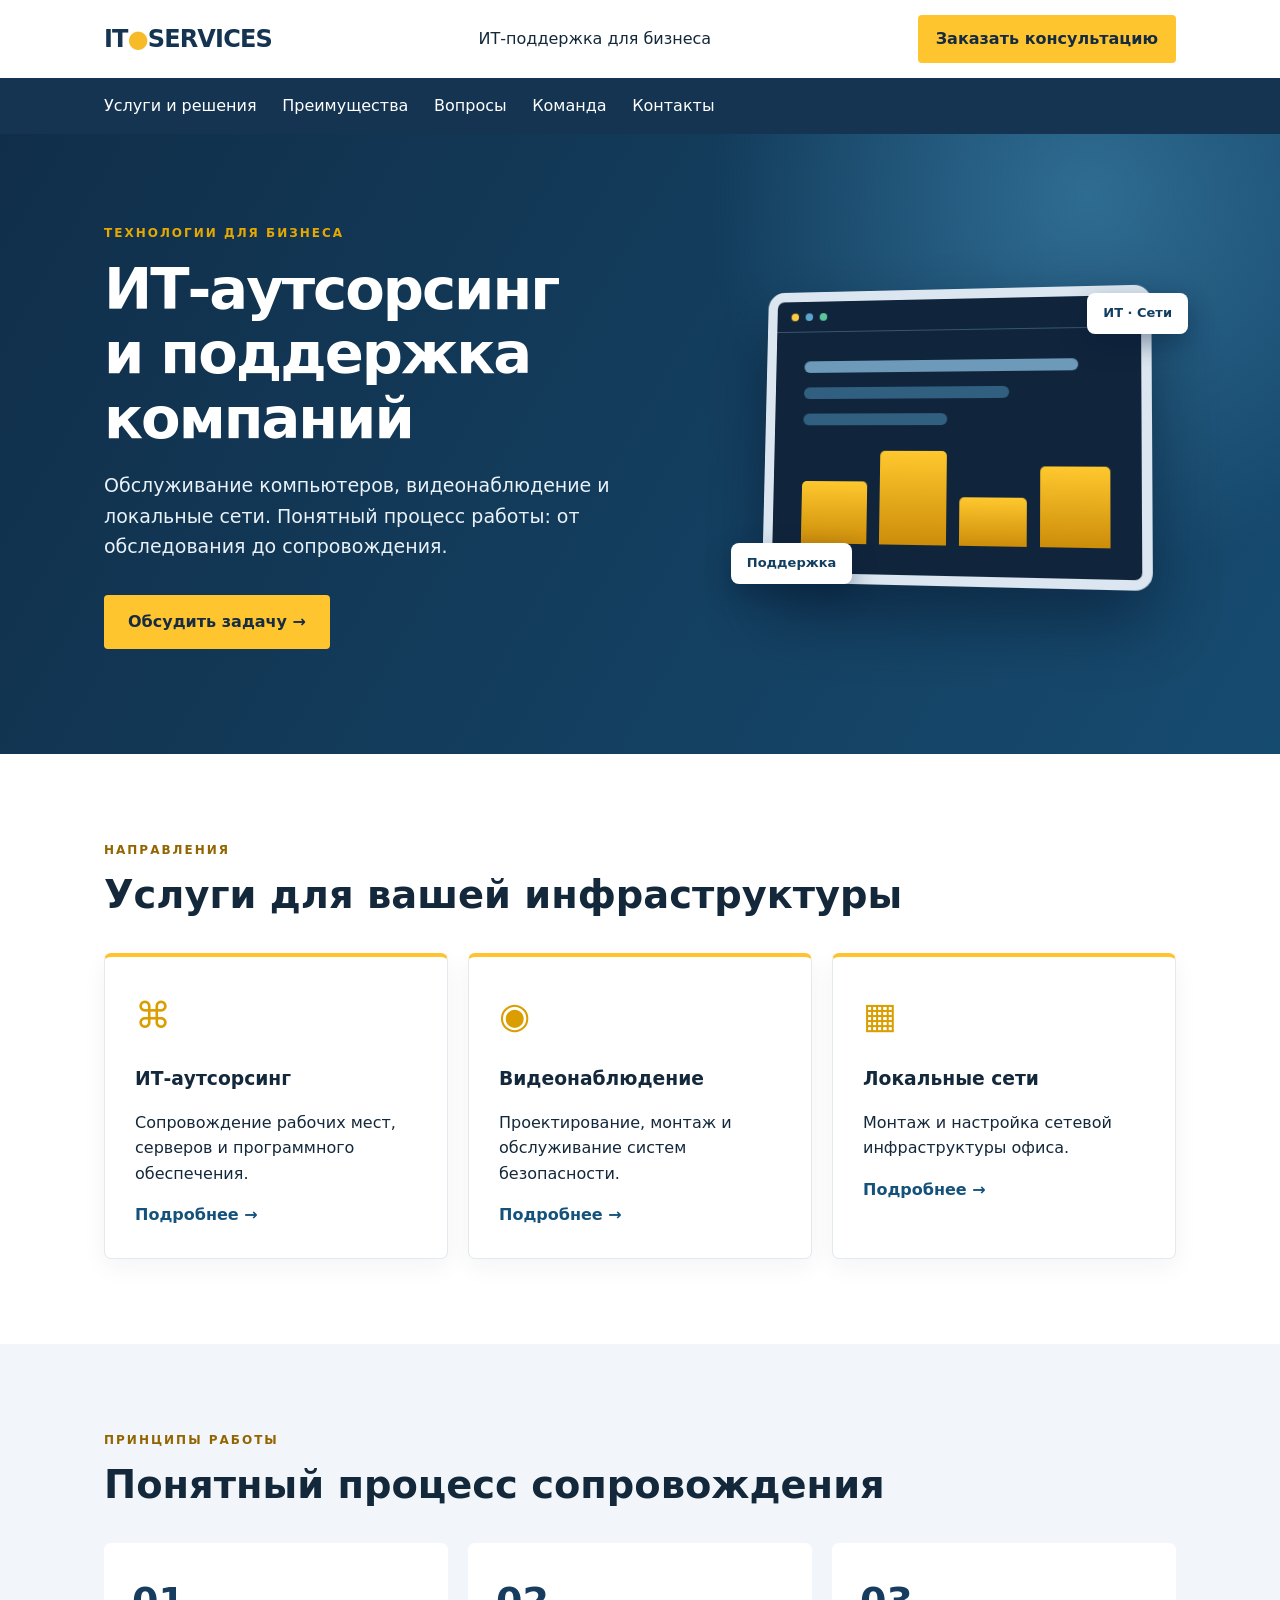
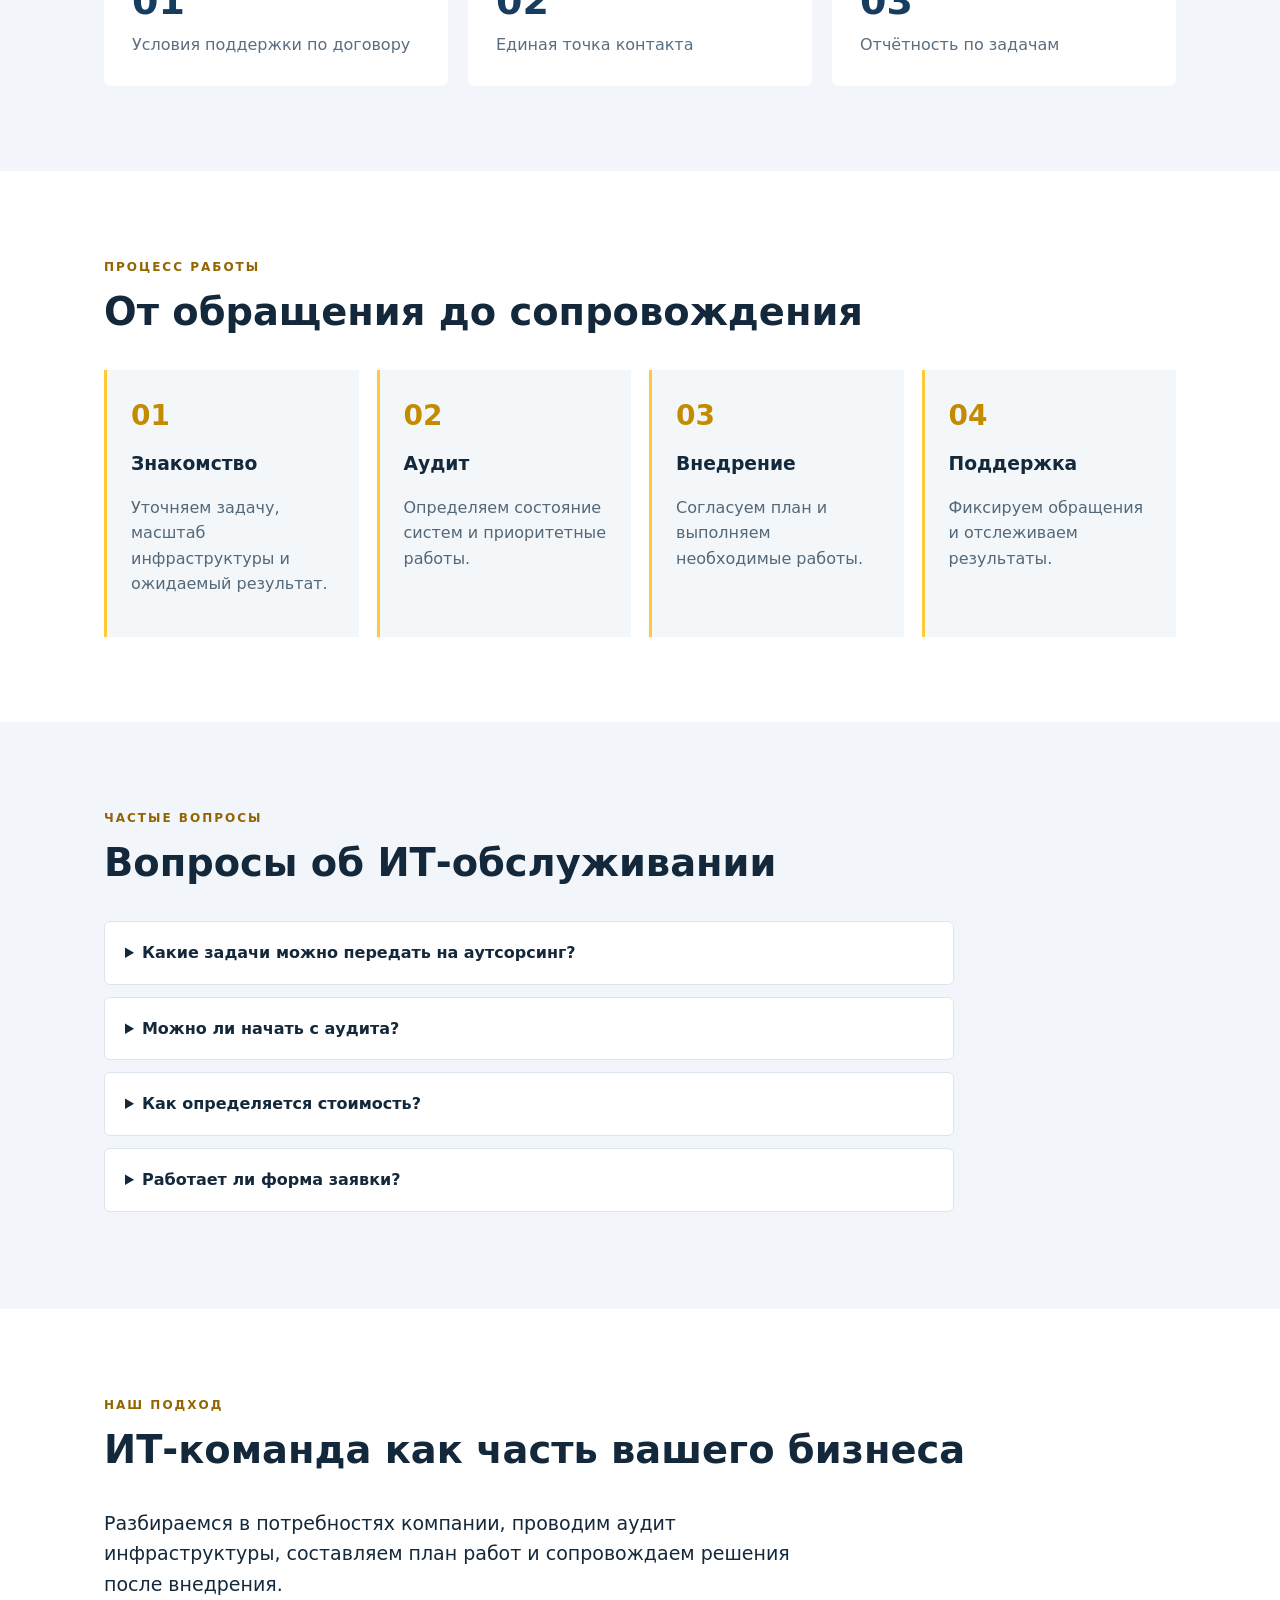
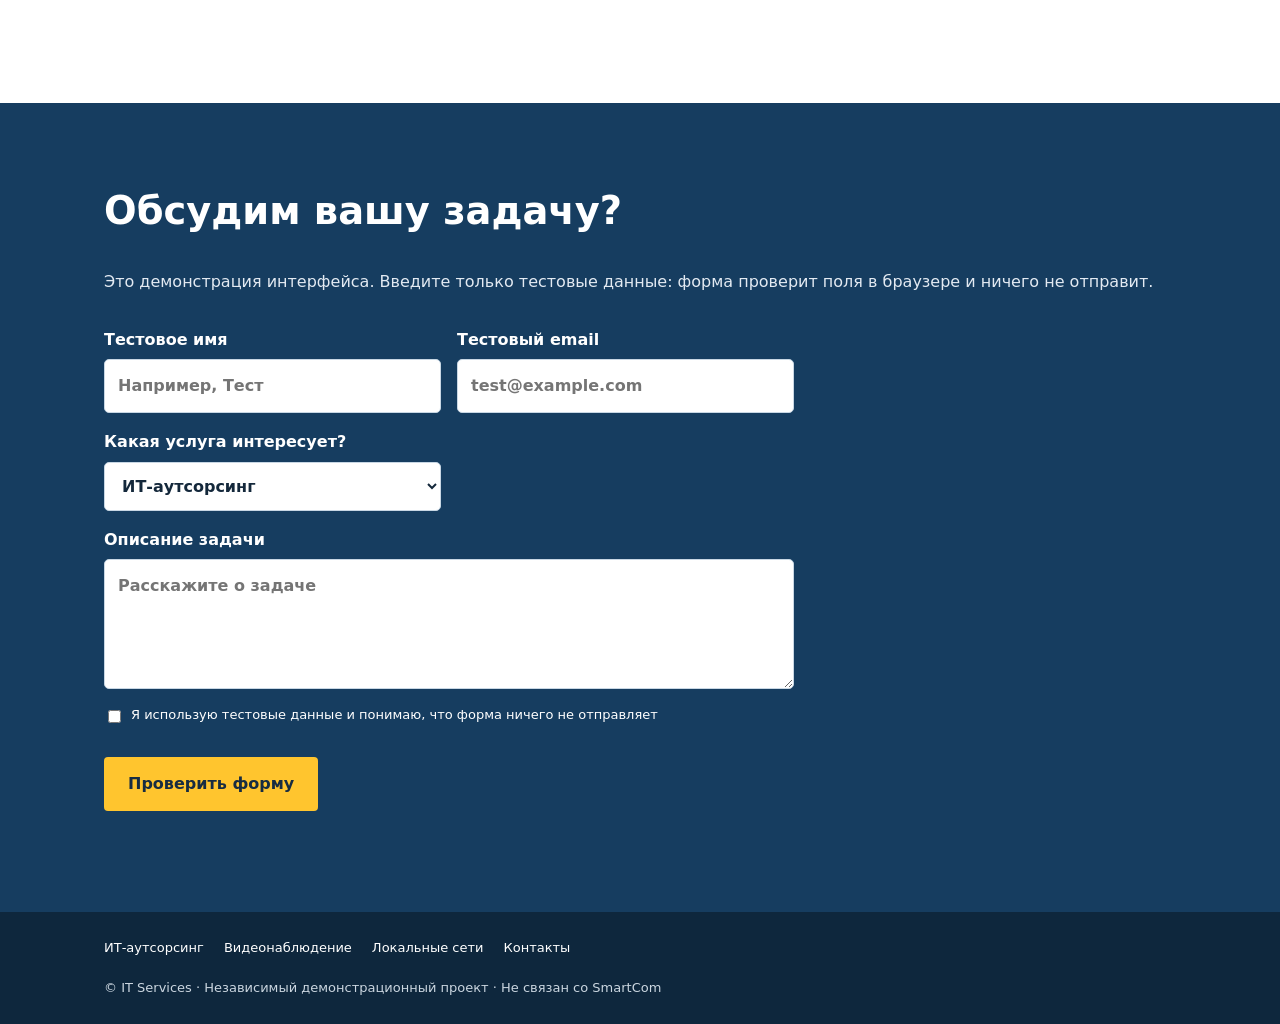
<file: index.html>
<!doctype html><html lang="ru"><head><meta charset="utf-8"><meta name="viewport" content="width=device-width,initial-scale=1"><title>IT Services — демонстрационный референс</title><link rel="icon" href="assets/favicon.svg" type="image/svg+xml"><meta property="og:type" content="website"><meta property="og:title" content="IT Services — ИТ-поддержка для бизнеса"><meta property="og:description" content="Демонстрационный сайт услуг ИТ-аутсорсинга, видеонаблюдения и локальных сетей."><meta property="og:url" content="https://mars485.github.io/smartcom-reference/"><link rel="canonical" href="https://mars485.github.io/smartcom-reference/"><meta name="theme-color" content="#153451"><meta name="description" content="Демонстрационный сайт IT Services: ИТ-аутсорсинг, видеонаблюдение и локальные сети."><link rel="stylesheet" href="assets/css/style.css"></head><body><a class="skip-link" href="#main">К основному содержимому</a><header><div class="top wrap"><a class="logo" href="#">IT<span>●</span>SERVICES</a><span>ИТ-поддержка для бизнеса</span><a class="call" href="#contact">Заказать консультацию</a></div><nav aria-label="Основная навигация"><div class="wrap"><a class="nav-brand" href="#">IT SERVICES</a><button class="menu-toggle" aria-label="Открыть меню" aria-expanded="false" aria-controls="nav-links">☰</button><div id="nav-links" class="nav-links"><a href="#services">Услуги и решения</a><a href="#benefits">Преимущества</a><a href="#faq">Вопросы</a><a href="pages/team.html">Команда</a><a href="pages/contacts.html">Контакты</a></div></div></nav></header><main id="main"><section class="hero"><div class="wrap"><div class="hero-layout"><div class="hero-copy"><div class="tag">ТЕХНОЛОГИИ ДЛЯ БИЗНЕСА</div><h1>ИТ-аутсорсинг<br>и поддержка компаний</h1><p>Обслуживание компьютеров, видеонаблюдение и локальные сети. Понятный процесс работы: от обследования до сопровождения.</p><a class="btn" href="#contact">Обсудить задачу →</a></div><div class="hero-art" aria-hidden="true"><div class="monitor"><div class="monitor-top"><i></i><i></i><i></i></div><div class="monitor-body"><div class="line long"></div><div class="line"></div><div class="line short"></div><div class="bars"><b></b><b></b><b></b><b></b></div></div></div><div class="float-chip chip-a">ИТ · Сети</div><div class="float-chip chip-b">Поддержка</div></div></div></section><section class="wrap section" id="services"><p class="eyebrow">НАПРАВЛЕНИЯ</p><h2>Услуги для вашей инфраструктуры</h2><div class="grid"><article><div class="icon">⌘</div><h3>ИТ-аутсорсинг</h3><p>Сопровождение рабочих мест, серверов и программного обеспечения.</p><a href="pages/outsourcing.html">Подробнее →</a></article><article><div class="icon">◉</div><h3>Видеонаблюдение</h3><p>Проектирование, монтаж и обслуживание систем безопасности.</p><a href="pages/surveillance.html">Подробнее →</a></article><article><div class="icon">▦</div><h3>Локальные сети</h3><p>Монтаж и настройка сетевой инфраструктуры офиса.</p><a href="pages/networks.html">Подробнее →</a></article></div></section><section class="alt section" id="benefits"><div class="wrap"><p class="eyebrow">ПРИНЦИПЫ РАБОТЫ</p><h2>Понятный процесс сопровождения</h2><div class="stats"><div><strong>01</strong><span>Условия поддержки по договору</span></div><div><strong>02</strong><span>Единая точка контакта</span></div><div><strong>03</strong><span>Отчётность по задачам</span></div></div></div></section><section class="wrap section" id="workflow"><p class="eyebrow">ПРОЦЕСС РАБОТЫ</p><h2>От обращения до сопровождения</h2><div class="steps"><article><span>01</span><h3>Знакомство</h3><p>Уточняем задачу, масштаб инфраструктуры и ожидаемый результат.</p></article><article><span>02</span><h3>Аудит</h3><p>Определяем состояние систем и приоритетные работы.</p></article><article><span>03</span><h3>Внедрение</h3><p>Согласуем план и выполняем необходимые работы.</p></article><article><span>04</span><h3>Поддержка</h3><p>Фиксируем обращения и отслеживаем результаты.</p></article></div></section><section class="alt section" id="faq"><div class="wrap"><p class="eyebrow">ЧАСТЫЕ ВОПРОСЫ</p><h2>Вопросы об ИТ-обслуживании</h2><div class="faq"><details><summary>Какие задачи можно передать на аутсорсинг?</summary><p>Поддержку компьютеров и пользователей, сетевое администрирование, настройку резервного копирования и обслуживание оборудования.</p></details><details><summary>Можно ли начать с аудита?</summary><p>Да, обследование инфраструктуры помогает определить объём работ и сформировать план.</p></details><details><summary>Как определяется стоимость?</summary><p>Обычно учитываются количество рабочих мест, серверов, объектов и согласованный уровень обслуживания. Цены здесь не указаны, поскольку сайт демонстрационный.</p></details><details><summary>Работает ли форма заявки?</summary><p>Сейчас форма только проверяет поля в браузере. Данные не сохраняются и не отправляются.</p></details></div></div></section><section class="wrap section" id="team"><p class="eyebrow">НАШ ПОДХОД</p><h2>ИТ-команда как часть вашего бизнеса</h2><p class="narrow">Разбираемся в потребностях компании, проводим аудит инфраструктуры, составляем план работ и сопровождаем решения после внедрения.</p></section><section class="contact section" id="contact"><div class="wrap"><h2>Обсудим вашу задачу?</h2><p>Это демонстрация интерфейса. Введите только тестовые данные: форма проверит поля в браузере и ничего не отправит.</p><form id="lead-form" class="lead-form" action="#contact"><label>Тестовое имя<input name="name" required minlength="2" placeholder="Например, Тест"></label><label>Тестовый email<input name="email" type="email" required placeholder="test@example.com"></label><label>Какая услуга интересует?<select name="service"><option>ИТ-аутсорсинг</option><option>Видеонаблюдение</option><option>Локальные сети</option></select></label><label>Описание задачи<textarea name="message" rows="4" placeholder="Расскажите о задаче"></textarea></label><label class="consent"><input type="checkbox" required> Я использую тестовые данные и понимаю, что форма ничего не отправляет</label><button class="btn" type="submit">Проверить форму</button><p id="form-status" role="status" aria-live="polite"></p></form></div></section></main><footer><div class="wrap"><div class="footer-links"><a href="pages/outsourcing.html">ИТ-аутсорсинг</a><a href="pages/surveillance.html">Видеонаблюдение</a><a href="pages/networks.html">Локальные сети</a><a href="pages/contacts.html">Контакты</a></div>© IT Services · Независимый демонстрационный проект · Не связан со SmartCom</div></footer><script src="assets/js/main.js" defer></script></body></html>
</file>
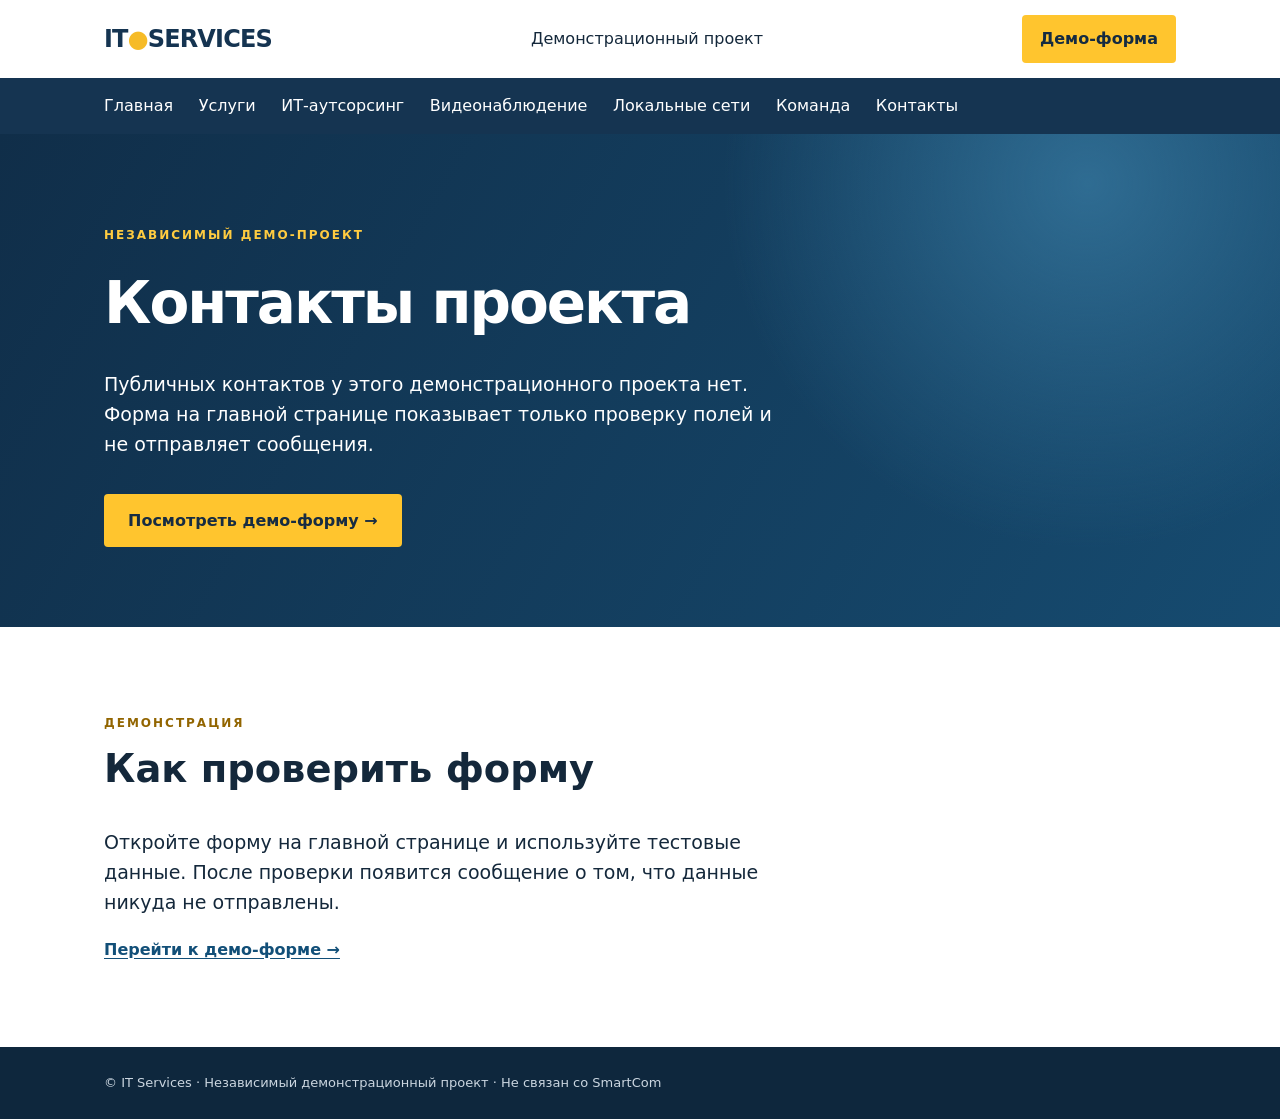
<file: pages/contacts.html>
<!doctype html><html lang="ru"><head><meta charset="utf-8"><meta name="viewport" content="width=device-width,initial-scale=1"><meta name="description" content="Публичных контактов у этого демонстрационного проекта нет. Форма на главной странице показывает только проверку полей и не отправляет сообщения."><title>Контакты — IT Services Demo</title><link rel="icon" href="../assets/favicon.svg" type="image/svg+xml"><link rel="stylesheet" href="../assets/css/style.css"><link rel="canonical" href="https://mars485.github.io/smartcom-reference/pages/contacts.html"><meta property="og:type" content="website"><meta property="og:title" content="Контакты — IT Services Demo"><meta property="og:description" content="Публичных контактов у этого демонстрационного проекта нет. Форма на главной странице показывает только проверку полей и не отправляет сообщения."><meta property="og:url" content="https://mars485.github.io/smartcom-reference/pages/contacts.html"><meta name="theme-color" content="#102e49"></head><body><a class="skip-link" href="#main">К основному содержимому</a><header><div class="top wrap"><a class="logo" href="../index.html">IT<span>●</span>SERVICES</a><span>Демонстрационный проект</span><a class="call" href="../index.html#contact">Демо-форма</a></div><nav aria-label="Основная навигация"><div class="wrap"><a class="nav-brand" href="../index.html">IT SERVICES</a><button class="menu-toggle" type="button" aria-label="Открыть меню" aria-expanded="false" aria-controls="nav-links">☰</button><div id="nav-links" class="nav-links"><a href="../index.html">Главная</a><a href="../index.html#services">Услуги</a><a href="outsourcing.html">ИТ-аутсорсинг</a><a href="surveillance.html">Видеонаблюдение</a><a href="networks.html">Локальные сети</a><a href="team.html">Команда</a><a href="contacts.html">Контакты</a></div></div></nav></header><main id="main"><section class="inner-hero"><div class="wrap"><p class="eyebrow">НЕЗАВИСИМЫЙ ДЕМО-ПРОЕКТ</p><h1>Контакты проекта</h1><p>Публичных контактов у этого демонстрационного проекта нет. Форма на главной странице показывает только проверку полей и не отправляет сообщения.</p><a class="btn" href="../index.html#contact">Посмотреть демо-форму →</a></div></section><section class="wrap section"><p class="eyebrow">ДЕМОНСТРАЦИЯ</p><h2>Как проверить форму</h2><p class="narrow">Откройте форму на главной странице и используйте тестовые данные. После проверки появится сообщение о том, что данные никуда не отправлены.</p><a class="text-link" href="../index.html#contact">Перейти к демо-форме →</a></section></main><footer><div class="wrap">© IT Services · Независимый демонстрационный проект · Не связан со SmartCom</div></footer><script src="../assets/js/main.js" defer></script></body></html>
</file>
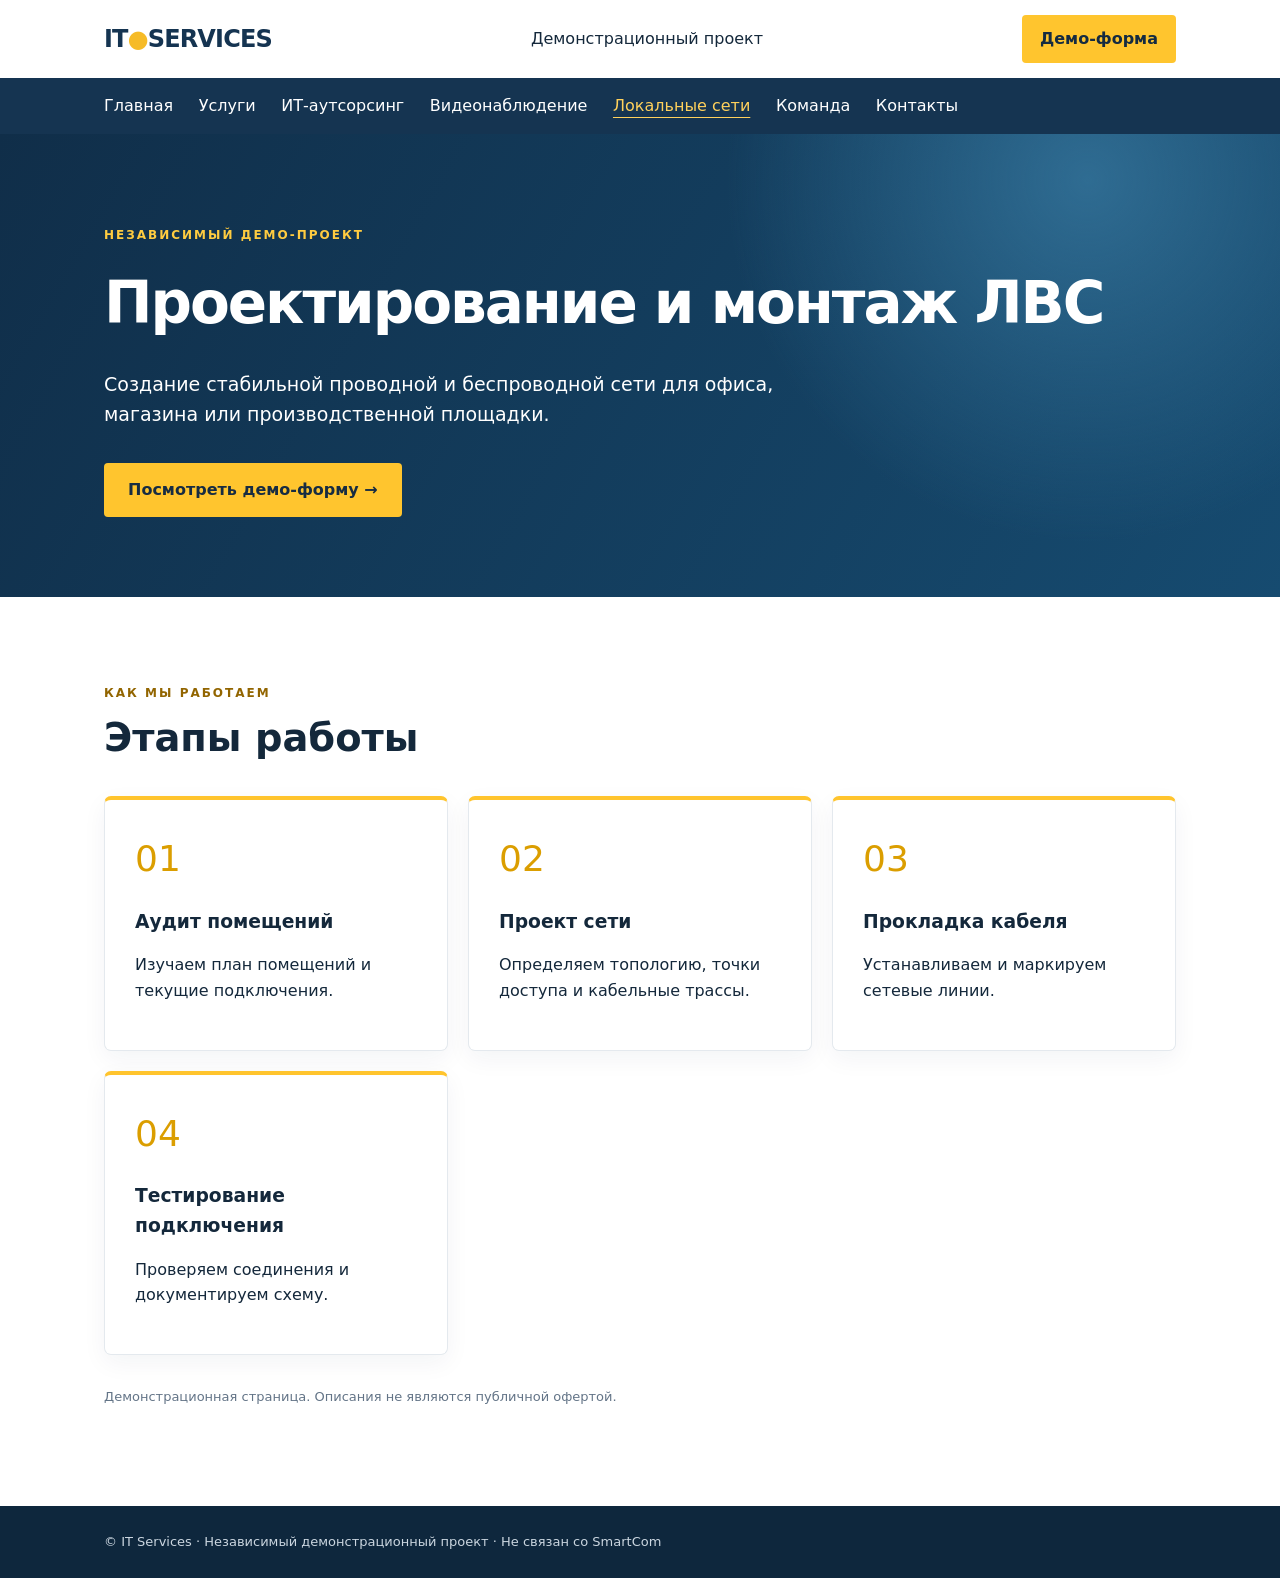
<file: pages/networks.html>
<!doctype html><html lang="ru"><head><meta charset="utf-8"><meta name="viewport" content="width=device-width,initial-scale=1"><meta name="description" content="Создание стабильной проводной и беспроводной сети для офиса, магазина или производственной площадки."><title>Локальные сети — IT Services Demo</title><link rel="icon" href="../assets/favicon.svg" type="image/svg+xml"><link rel="stylesheet" href="../assets/css/style.css"><link rel="canonical" href="https://mars485.github.io/smartcom-reference/pages/networks.html"><meta property="og:type" content="website"><meta property="og:title" content="Локальные сети — IT Services Demo"><meta property="og:description" content="Создание стабильной проводной и беспроводной сети для офиса, магазина или производственной площадки."><meta property="og:url" content="https://mars485.github.io/smartcom-reference/pages/networks.html"><meta name="theme-color" content="#102e49"></head><body><a class="skip-link" href="#main">К основному содержимому</a><header><div class="top wrap"><a class="logo" href="../index.html">IT<span>●</span>SERVICES</a><span>Демонстрационный проект</span><a class="call" href="../index.html#contact">Демо-форма</a></div><nav aria-label="Основная навигация"><div class="wrap"><a class="nav-brand" href="../index.html">IT SERVICES</a><button class="menu-toggle" type="button" aria-label="Открыть меню" aria-expanded="false" aria-controls="nav-links">☰</button><div id="nav-links" class="nav-links"><a href="../index.html">Главная</a><a href="../index.html#services">Услуги</a><a href="outsourcing.html">ИТ-аутсорсинг</a><a href="surveillance.html">Видеонаблюдение</a><a href="networks.html" aria-current="page">Локальные сети</a><a href="team.html">Команда</a><a href="contacts.html">Контакты</a></div></div></nav></header><main id="main"><section class="inner-hero"><div class="wrap"><p class="eyebrow">НЕЗАВИСИМЫЙ ДЕМО-ПРОЕКТ</p><h1>Проектирование и монтаж ЛВС</h1><p>Создание стабильной проводной и беспроводной сети для офиса, магазина или производственной площадки.</p><a class="btn" href="../index.html#contact">Посмотреть демо-форму →</a></div></section><section class="wrap section"><p class="eyebrow">КАК МЫ РАБОТАЕМ</p><h2>Этапы работы</h2><div class="grid"><article><div class="icon">01</div><h3>Аудит помещений</h3><p>Изучаем план помещений и текущие подключения.</p></article><article><div class="icon">02</div><h3>Проект сети</h3><p>Определяем топологию, точки доступа и кабельные трассы.</p></article><article><div class="icon">03</div><h3>Прокладка кабеля</h3><p>Устанавливаем и маркируем сетевые линии.</p></article><article><div class="icon">04</div><h3>Тестирование подключения</h3><p>Проверяем соединения и документируем схему.</p></article></div><p class="demo-note">Демонстрационная страница. Описания не являются публичной офертой.</p></section></main><footer><div class="wrap">© IT Services · Независимый демонстрационный проект · Не связан со SmartCom</div></footer><script src="../assets/js/main.js" defer></script></body></html>
</file>
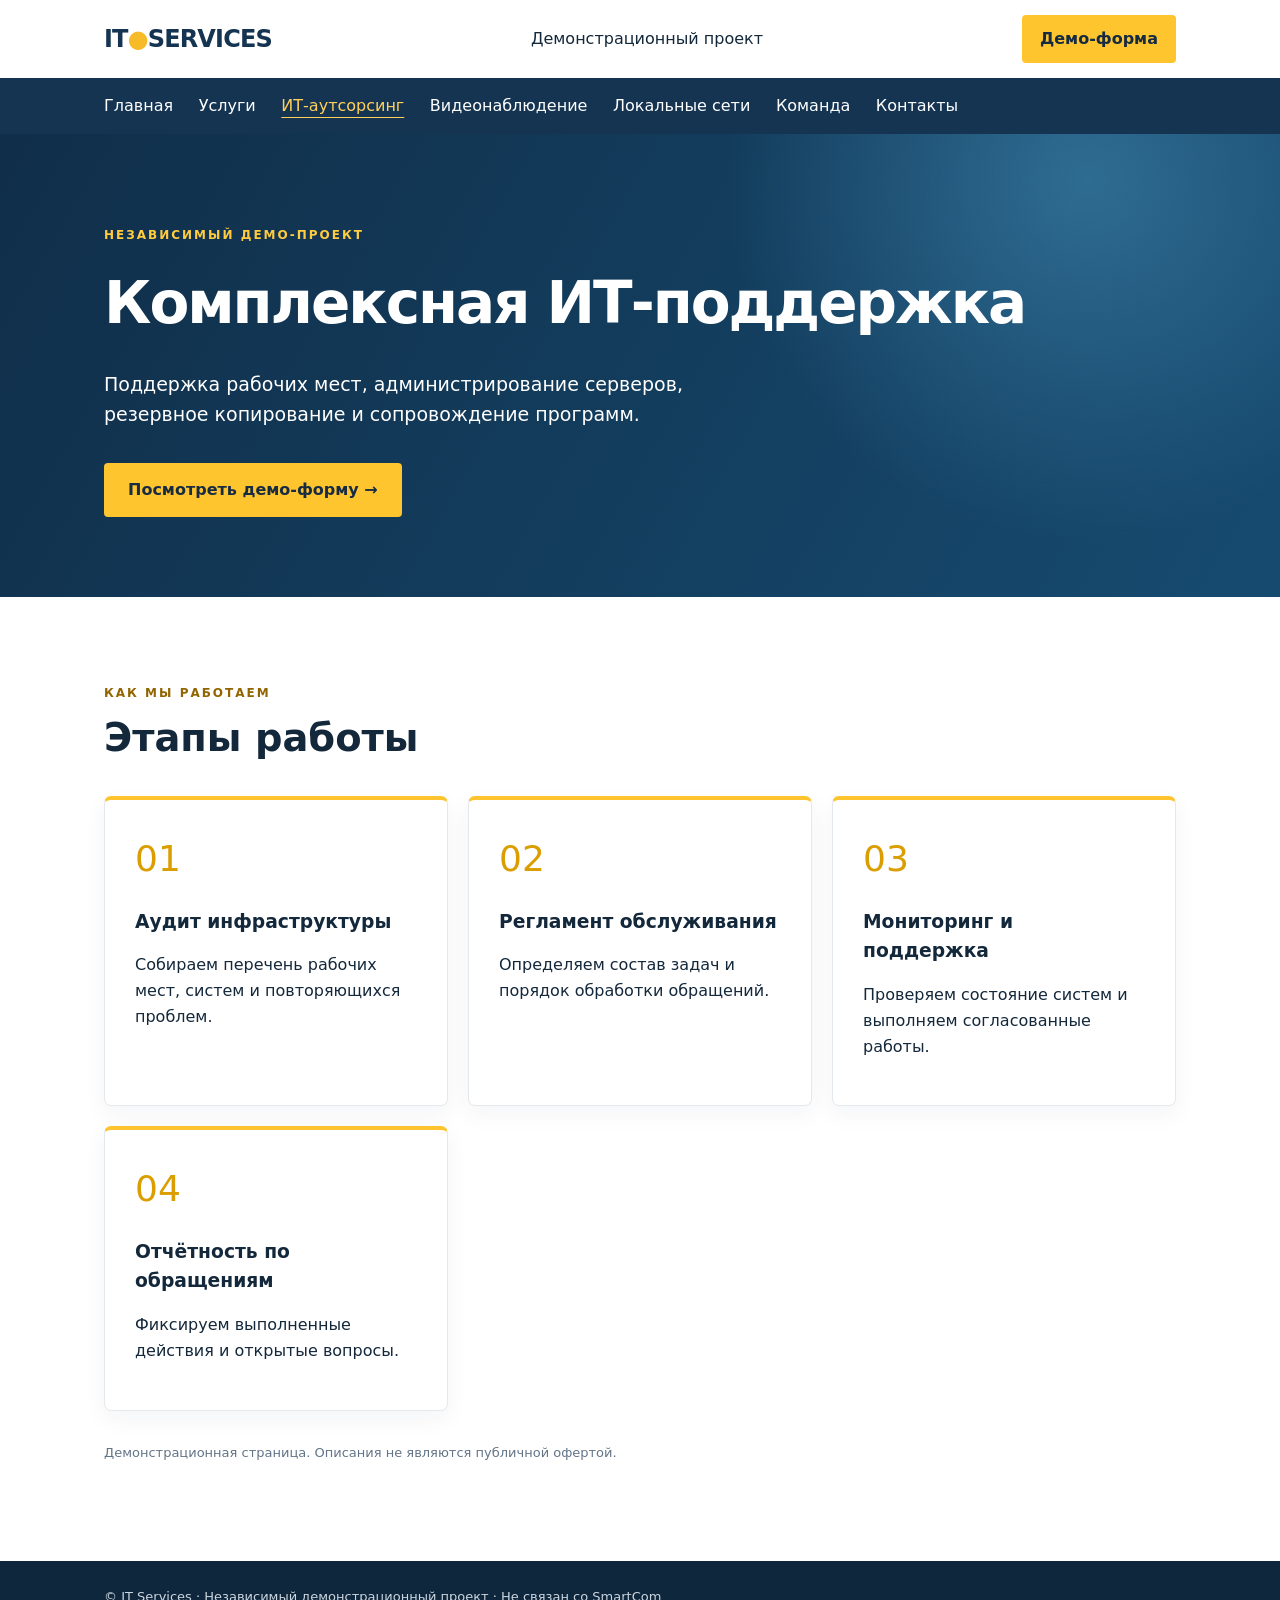
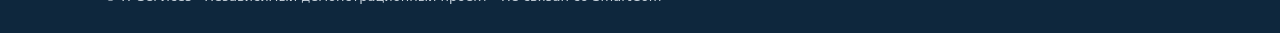
<file: pages/outsourcing.html>
<!doctype html><html lang="ru"><head><meta charset="utf-8"><meta name="viewport" content="width=device-width,initial-scale=1"><meta name="description" content="Поддержка рабочих мест, администрирование серверов, резервное копирование и сопровождение программ."><title>ИТ-аутсорсинг — IT Services Demo</title><link rel="icon" href="../assets/favicon.svg" type="image/svg+xml"><link rel="stylesheet" href="../assets/css/style.css"><link rel="canonical" href="https://mars485.github.io/smartcom-reference/pages/outsourcing.html"><meta property="og:type" content="website"><meta property="og:title" content="ИТ-аутсорсинг — IT Services Demo"><meta property="og:description" content="Поддержка рабочих мест, администрирование серверов, резервное копирование и сопровождение программ."><meta property="og:url" content="https://mars485.github.io/smartcom-reference/pages/outsourcing.html"><meta name="theme-color" content="#102e49"></head><body><a class="skip-link" href="#main">К основному содержимому</a><header><div class="top wrap"><a class="logo" href="../index.html">IT<span>●</span>SERVICES</a><span>Демонстрационный проект</span><a class="call" href="../index.html#contact">Демо-форма</a></div><nav aria-label="Основная навигация"><div class="wrap"><a class="nav-brand" href="../index.html">IT SERVICES</a><button class="menu-toggle" type="button" aria-label="Открыть меню" aria-expanded="false" aria-controls="nav-links">☰</button><div id="nav-links" class="nav-links"><a href="../index.html">Главная</a><a href="../index.html#services">Услуги</a><a href="outsourcing.html" aria-current="page">ИТ-аутсорсинг</a><a href="surveillance.html">Видеонаблюдение</a><a href="networks.html">Локальные сети</a><a href="team.html">Команда</a><a href="contacts.html">Контакты</a></div></div></nav></header><main id="main"><section class="inner-hero"><div class="wrap"><p class="eyebrow">НЕЗАВИСИМЫЙ ДЕМО-ПРОЕКТ</p><h1>Комплексная ИТ-поддержка</h1><p>Поддержка рабочих мест, администрирование серверов, резервное копирование и сопровождение программ.</p><a class="btn" href="../index.html#contact">Посмотреть демо-форму →</a></div></section><section class="wrap section"><p class="eyebrow">КАК МЫ РАБОТАЕМ</p><h2>Этапы работы</h2><div class="grid"><article><div class="icon">01</div><h3>Аудит инфраструктуры</h3><p>Собираем перечень рабочих мест, систем и повторяющихся проблем.</p></article><article><div class="icon">02</div><h3>Регламент обслуживания</h3><p>Определяем состав задач и порядок обработки обращений.</p></article><article><div class="icon">03</div><h3>Мониторинг и поддержка</h3><p>Проверяем состояние систем и выполняем согласованные работы.</p></article><article><div class="icon">04</div><h3>Отчётность по обращениям</h3><p>Фиксируем выполненные действия и открытые вопросы.</p></article></div><p class="demo-note">Демонстрационная страница. Описания не являются публичной офертой.</p></section></main><footer><div class="wrap">© IT Services · Независимый демонстрационный проект · Не связан со SmartCom</div></footer><script src="../assets/js/main.js" defer></script></body></html>
</file>
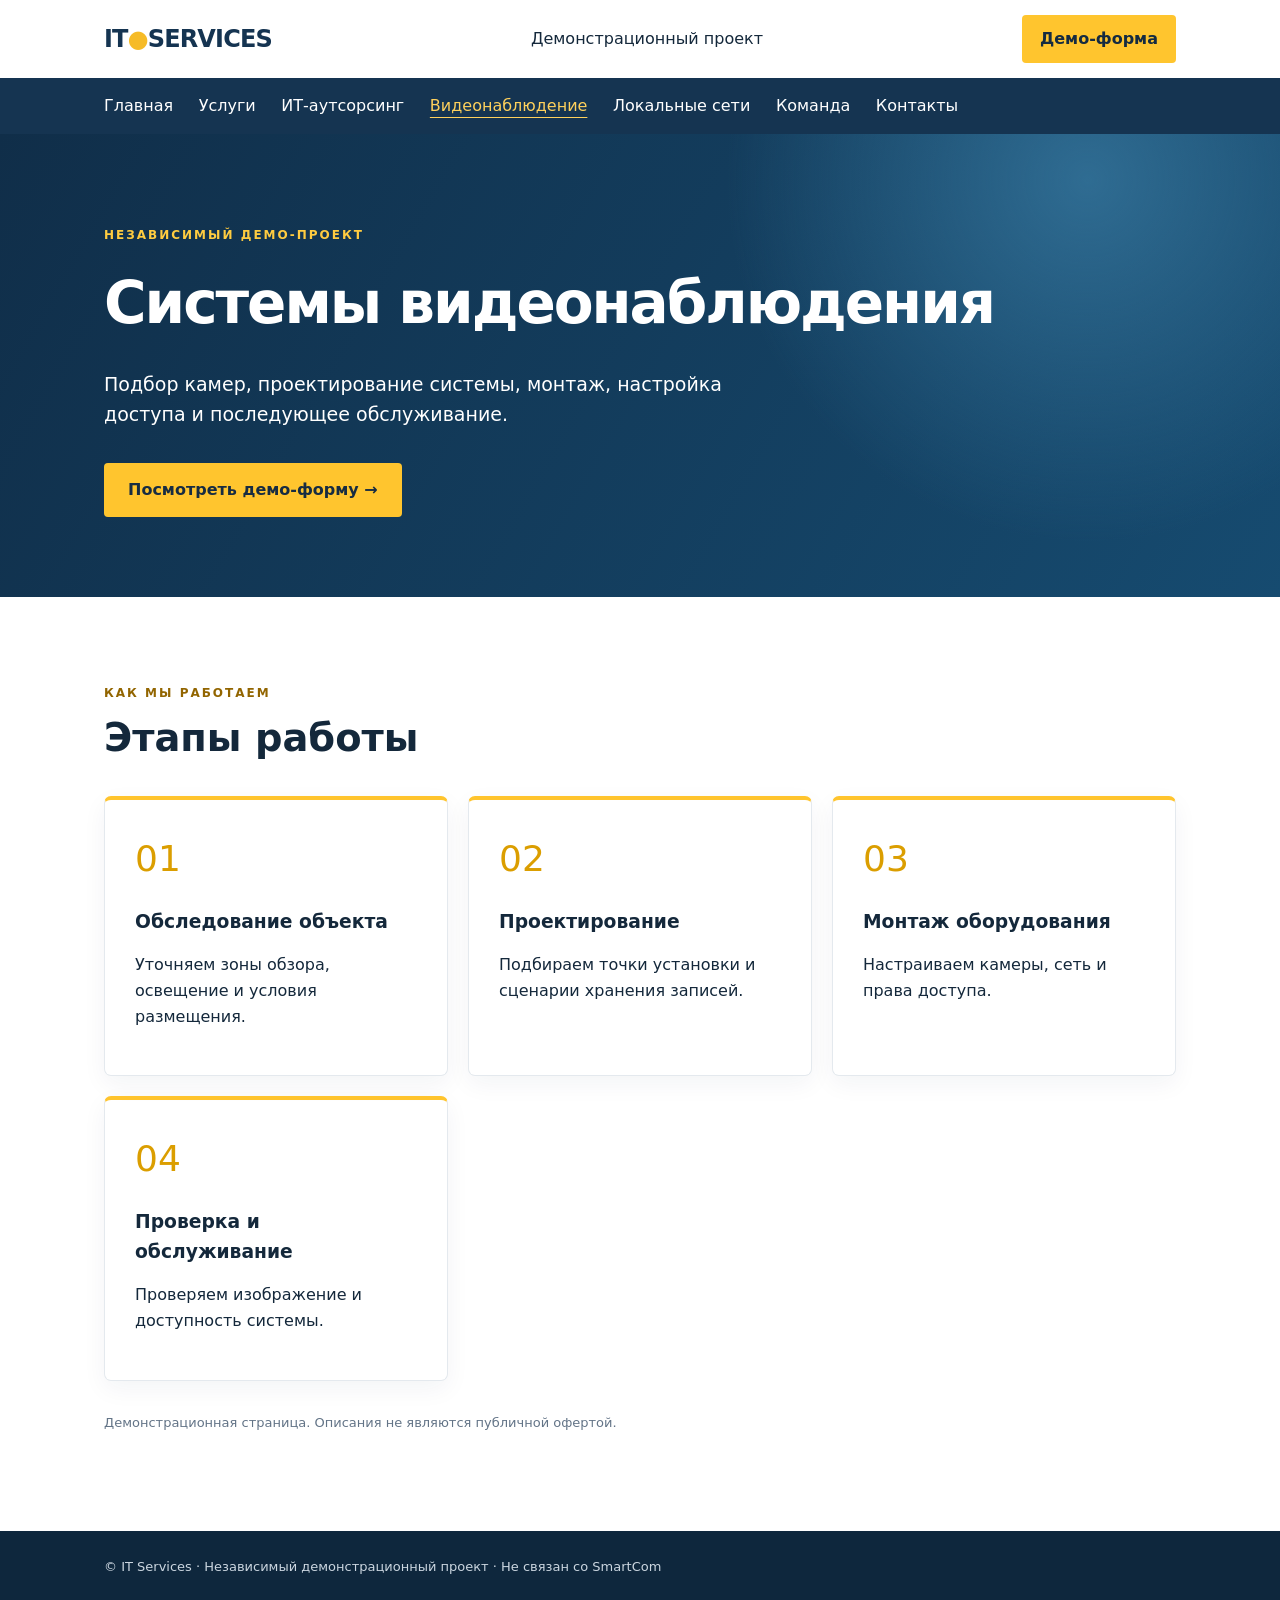
<file: pages/surveillance.html>
<!doctype html><html lang="ru"><head><meta charset="utf-8"><meta name="viewport" content="width=device-width,initial-scale=1"><meta name="description" content="Подбор камер, проектирование системы, монтаж, настройка доступа и последующее обслуживание."><title>Видеонаблюдение — IT Services Demo</title><link rel="icon" href="../assets/favicon.svg" type="image/svg+xml"><link rel="stylesheet" href="../assets/css/style.css"><link rel="canonical" href="https://mars485.github.io/smartcom-reference/pages/surveillance.html"><meta property="og:type" content="website"><meta property="og:title" content="Видеонаблюдение — IT Services Demo"><meta property="og:description" content="Подбор камер, проектирование системы, монтаж, настройка доступа и последующее обслуживание."><meta property="og:url" content="https://mars485.github.io/smartcom-reference/pages/surveillance.html"><meta name="theme-color" content="#102e49"></head><body><a class="skip-link" href="#main">К основному содержимому</a><header><div class="top wrap"><a class="logo" href="../index.html">IT<span>●</span>SERVICES</a><span>Демонстрационный проект</span><a class="call" href="../index.html#contact">Демо-форма</a></div><nav aria-label="Основная навигация"><div class="wrap"><a class="nav-brand" href="../index.html">IT SERVICES</a><button class="menu-toggle" type="button" aria-label="Открыть меню" aria-expanded="false" aria-controls="nav-links">☰</button><div id="nav-links" class="nav-links"><a href="../index.html">Главная</a><a href="../index.html#services">Услуги</a><a href="outsourcing.html">ИТ-аутсорсинг</a><a href="surveillance.html" aria-current="page">Видеонаблюдение</a><a href="networks.html">Локальные сети</a><a href="team.html">Команда</a><a href="contacts.html">Контакты</a></div></div></nav></header><main id="main"><section class="inner-hero"><div class="wrap"><p class="eyebrow">НЕЗАВИСИМЫЙ ДЕМО-ПРОЕКТ</p><h1>Системы видеонаблюдения</h1><p>Подбор камер, проектирование системы, монтаж, настройка доступа и последующее обслуживание.</p><a class="btn" href="../index.html#contact">Посмотреть демо-форму →</a></div></section><section class="wrap section"><p class="eyebrow">КАК МЫ РАБОТАЕМ</p><h2>Этапы работы</h2><div class="grid"><article><div class="icon">01</div><h3>Обследование объекта</h3><p>Уточняем зоны обзора, освещение и условия размещения.</p></article><article><div class="icon">02</div><h3>Проектирование</h3><p>Подбираем точки установки и сценарии хранения записей.</p></article><article><div class="icon">03</div><h3>Монтаж оборудования</h3><p>Настраиваем камеры, сеть и права доступа.</p></article><article><div class="icon">04</div><h3>Проверка и обслуживание</h3><p>Проверяем изображение и доступность системы.</p></article></div><p class="demo-note">Демонстрационная страница. Описания не являются публичной офертой.</p></section></main><footer><div class="wrap">© IT Services · Независимый демонстрационный проект · Не связан со SmartCom</div></footer><script src="../assets/js/main.js" defer></script></body></html>
</file>
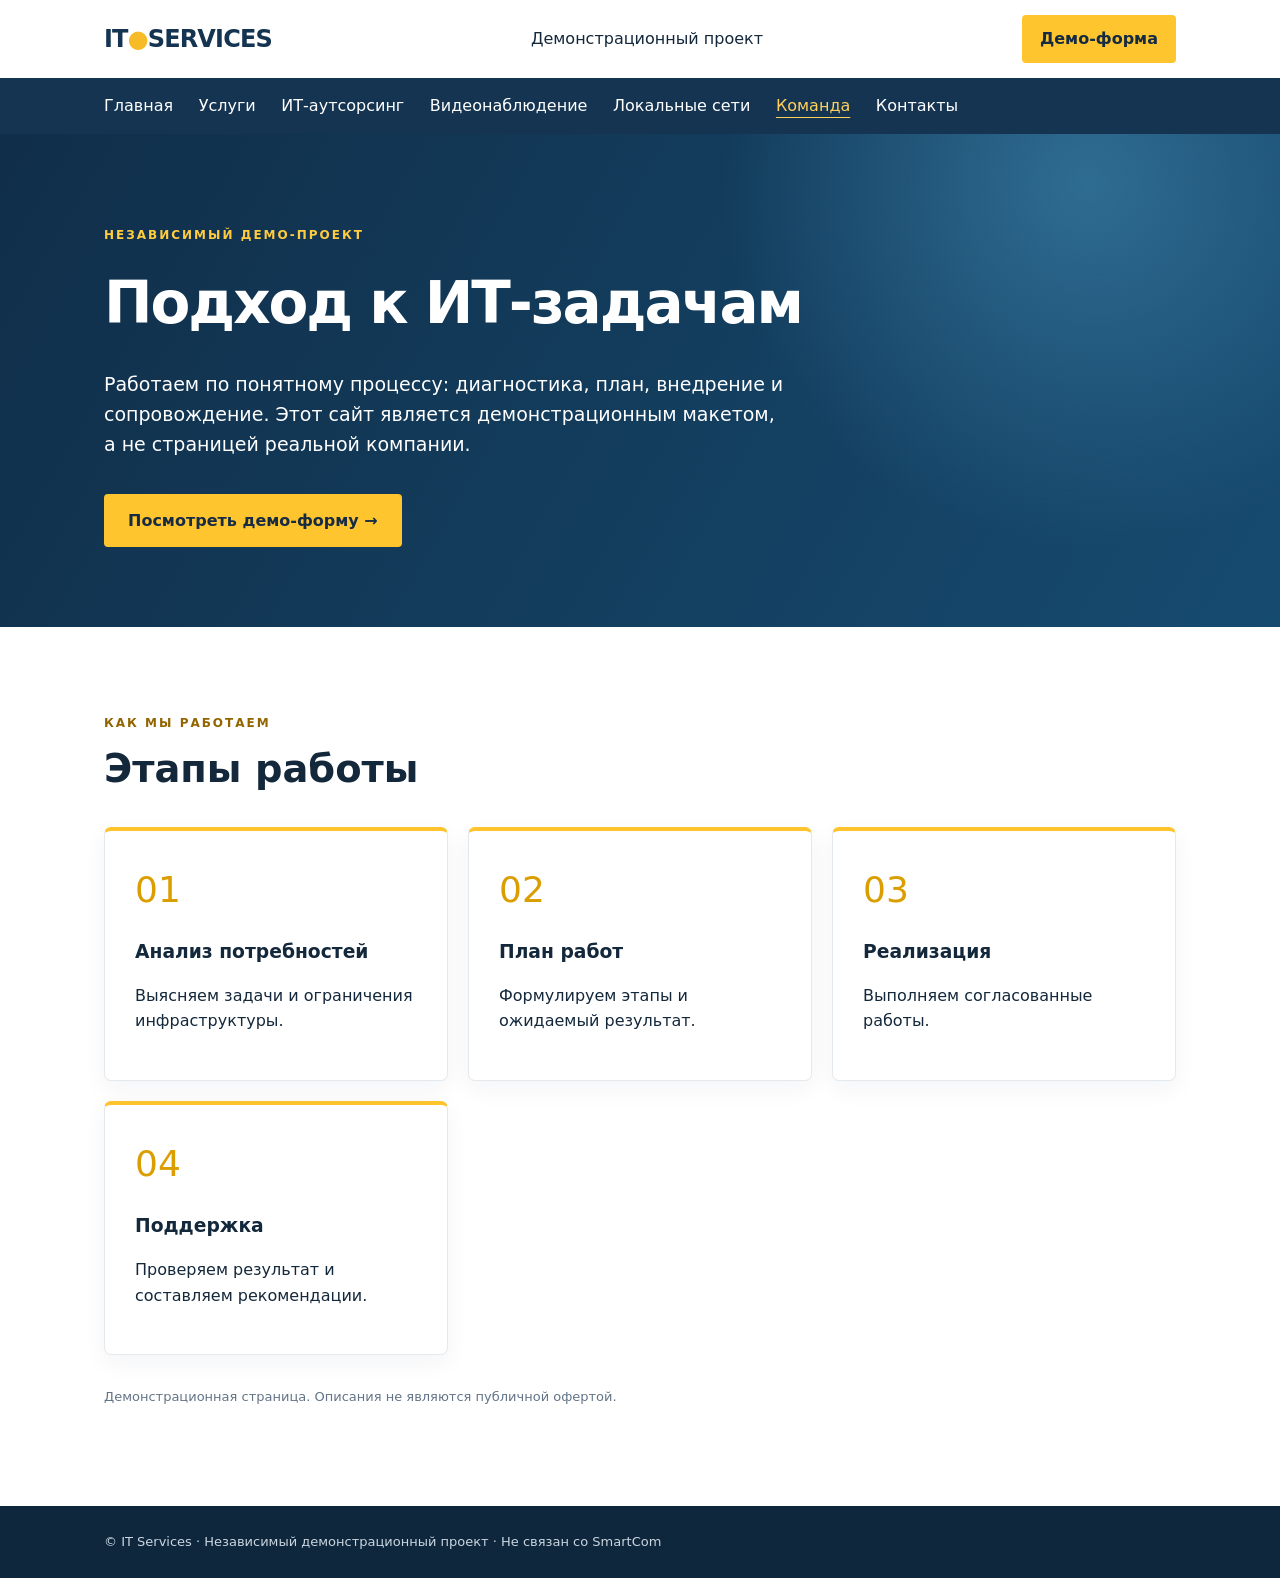
<file: pages/team.html>
<!doctype html><html lang="ru"><head><meta charset="utf-8"><meta name="viewport" content="width=device-width,initial-scale=1"><meta name="description" content="Работаем по понятному процессу: диагностика, план, внедрение и сопровождение. Этот сайт является демонстрационным макетом, а не страницей реальной компании."><title>Команда — IT Services Demo</title><link rel="icon" href="../assets/favicon.svg" type="image/svg+xml"><link rel="stylesheet" href="../assets/css/style.css"><link rel="canonical" href="https://mars485.github.io/smartcom-reference/pages/team.html"><meta property="og:type" content="website"><meta property="og:title" content="Команда — IT Services Demo"><meta property="og:description" content="Работаем по понятному процессу: диагностика, план, внедрение и сопровождение. Этот сайт является демонстрационным макетом, а не страницей реальной компании."><meta property="og:url" content="https://mars485.github.io/smartcom-reference/pages/team.html"><meta name="theme-color" content="#102e49"></head><body><a class="skip-link" href="#main">К основному содержимому</a><header><div class="top wrap"><a class="logo" href="../index.html">IT<span>●</span>SERVICES</a><span>Демонстрационный проект</span><a class="call" href="../index.html#contact">Демо-форма</a></div><nav aria-label="Основная навигация"><div class="wrap"><a class="nav-brand" href="../index.html">IT SERVICES</a><button class="menu-toggle" type="button" aria-label="Открыть меню" aria-expanded="false" aria-controls="nav-links">☰</button><div id="nav-links" class="nav-links"><a href="../index.html">Главная</a><a href="../index.html#services">Услуги</a><a href="outsourcing.html">ИТ-аутсорсинг</a><a href="surveillance.html">Видеонаблюдение</a><a href="networks.html">Локальные сети</a><a href="team.html" aria-current="page">Команда</a><a href="contacts.html">Контакты</a></div></div></nav></header><main id="main"><section class="inner-hero"><div class="wrap"><p class="eyebrow">НЕЗАВИСИМЫЙ ДЕМО-ПРОЕКТ</p><h1>Подход к ИТ-задачам</h1><p>Работаем по понятному процессу: диагностика, план, внедрение и сопровождение. Этот сайт является демонстрационным макетом, а не страницей реальной компании.</p><a class="btn" href="../index.html#contact">Посмотреть демо-форму →</a></div></section><section class="wrap section"><p class="eyebrow">КАК МЫ РАБОТАЕМ</p><h2>Этапы работы</h2><div class="grid"><article><div class="icon">01</div><h3>Анализ потребностей</h3><p>Выясняем задачи и ограничения инфраструктуры.</p></article><article><div class="icon">02</div><h3>План работ</h3><p>Формулируем этапы и ожидаемый результат.</p></article><article><div class="icon">03</div><h3>Реализация</h3><p>Выполняем согласованные работы.</p></article><article><div class="icon">04</div><h3>Поддержка</h3><p>Проверяем результат и составляем рекомендации.</p></article></div><p class="demo-note">Демонстрационная страница. Описания не являются публичной офертой.</p></section></main><footer><div class="wrap">© IT Services · Независимый демонстрационный проект · Не связан со SmartCom</div></footer><script src="../assets/js/main.js" defer></script></body></html>
</file>
<file: assets/css/style.css>
*{box-sizing:border-box}html{scroll-behavior:smooth}body{margin:0;font-family:Arial,Helvetica,sans-serif;color:#18283c;background:#fff;line-height:1.6}.wrap{max-width:1120px;margin:auto;padding:0 24px}.top{min-height:90px;display:flex;align-items:center;justify-content:space-between;gap:20px}.logo{font-weight:900;font-size:24px;text-decoration:none;color:#153451}.logo span{color:#f6bb27}.call{background:#ffc52e;padding:11px 18px;border-radius:4px;color:#152b41;text-decoration:none;font-weight:bold}nav{background:#153451}nav .wrap{display:flex;gap:34px;flex-wrap:wrap}nav a{padding:15px 0;color:white;text-decoration:none}nav a:hover{color:#ffcc39}.hero{background:linear-gradient(110deg,#173954,#52738b);color:white;padding:105px 0}.hero .wrap{max-width:1120px}.tag,.eyebrow{font-weight:bold;letter-spacing:2px;font-size:12px;color:#e5a900}.hero h1{font-size:clamp(36px,5vw,64px);line-height:1.12;max-width:800px;margin:15px 0}.hero p{max-width:650px;font-size:19px;color:#e7eef5}.btn{display:inline-block;background:#ffc52e;color:#172c42;text-decoration:none;font-weight:bold;padding:14px 24px;border-radius:4px;margin-top:15px}.section{padding-top:75px;padding-bottom:85px}h2{font-size:clamp(27px,3vw,39px);line-height:1.2;margin:10px 0 35px}.grid{display:grid;grid-template-columns:repeat(3,1fr);gap:20px}.grid article{border:1px solid #e4e9ee;border-radius:7px;padding:30px;box-shadow:0 8px 24px #132f4c0d}.icon{font-size:36px;color:#db9e00}.grid h3{margin-bottom:8px}.alt{background:#f2f6fa}.stats{display:grid;grid-template-columns:repeat(3,1fr);gap:20px}.stats>div{background:white;padding:28px;border-radius:7px}.stats strong{display:block;font-size:38px;color:#163d60}.stats span{color:#596e80}.narrow{max-width:720px;font-size:19px}.contact{background:#163d60;color:white}.contact p{color:#e3eaf2}footer{background:#0e273d;color:#cbd6e0;padding:25px 0;font-size:13px}@media(max-width:700px){.top{flex-wrap:wrap;padding-top:18px;padding-bottom:18px}.top>span{display:none}nav .wrap{gap:17px}nav a{font-size:13px}.hero{padding:70px 0}.grid,.stats{grid-template-columns:1fr}.section{padding-top:55px;padding-bottom:60px}}
/* Reference refinement */
:root{--navy:#102e49;--blue:#164567;--yellow:#ffc42d}body{font-family:system-ui,-apple-system,"Segoe UI",Arial,sans-serif}a:focus-visible,button:focus-visible{outline:3px solid #f6b900;outline-offset:3px}.nav-brand{display:none}.nav-links{display:flex;gap:34px}.menu-toggle{display:none}.hero{position:relative;overflow:hidden;background:radial-gradient(circle at 82% 24%,#447da0 0,transparent 33%),linear-gradient(115deg,#102f4c,#1f577a);padding:90px 0 105px}.hero-layout{display:grid;grid-template-columns:1.3fr 1fr;align-items:center;gap:48px}.hero h1{font-size:clamp(38px,4.5vw,62px)}.hero-art{position:relative;min-height:335px;display:grid;place-items:center}.monitor{width:min(100%,390px);border:10px solid #dbe6f0;background:#10253c;border-radius:17px;box-shadow:0 32px 65px #081d35a0;transform:perspective(900px) rotateY(-8deg) rotateX(4deg)}.monitor-top{height:32px;border-bottom:1px solid #37566d;display:flex;gap:7px;align-items:center;padding:0 15px}.monitor-top i{width:8px;height:8px;border-radius:50%;background:#ffca41}.monitor-top i:nth-child(2){background:#5ca4d0}.monitor-top i:nth-child(3){background:#5cc79b}.monitor-body{padding:30px;min-height:230px}.line{height:12px;width:68%;background:#315f80;border-radius:8px;margin-bottom:15px}.line.long{width:90%;background:#6c9ab8}.line.short{width:48%}.bars{height:105px;display:flex;align-items:end;gap:13px}.bars b{flex:1;background:linear-gradient(#ffc82e,#cc8d0a);border-radius:5px 5px 0 0;height:60%}.bars b:nth-child(2){height:90%}.bars b:nth-child(3){height:46%}.bars b:nth-child(4){height:75%}.float-chip{position:absolute;background:white;color:#123e60;padding:10px 16px;border-radius:8px;font-size:13px;font-weight:800;box-shadow:0 10px 25px #061c3666}.chip-a{right:-12px;top:24px}.chip-b{left:0;bottom:20px}.grid article{transition:transform .2s,box-shadow .2s;border-top:4px solid var(--yellow)}.grid article:hover{transform:translateY(-5px);box-shadow:0 16px 35px #132f4c20}.btn,.call{transition:filter .2s,transform .2s}.btn:hover,.call:hover{filter:brightness(1.08);transform:translateY(-2px)}@media(max-width:800px){.hero-layout{grid-template-columns:1fr}.hero-art{min-height:290px}.hero{padding:65px 0}.nav-links{gap:20px}}@media(max-width:700px){nav .wrap{display:flex;justify-content:space-between;align-items:center;position:relative}.nav-brand{display:block;font-size:14px;font-weight:800}.menu-toggle{display:block;border:0;background:transparent;color:white;font-size:25px;cursor:pointer;padding:8px 0}.nav-links{display:none;position:absolute;top:100%;left:0;right:0;background:#153451;padding:14px 24px;z-index:10;box-shadow:0 12px 20px #061b2d33}.nav-links.open{display:flex;flex-direction:column;gap:0}.nav-links a{padding:12px 0}.hero-art{min-height:255px}.monitor{max-width:310px}.chip-a{right:0}.chip-b{left:0}}

.inner-hero{background:linear-gradient(120deg,#12334f,#326b90);color:#fff;padding:80px 0}.inner-hero h1{font-size:clamp(36px,5vw,58px);margin:12px 0}.inner-hero p:not(.eyebrow){font-size:19px;max-width:680px}.inner-hero .eyebrow{color:#ffcc40}.demo-note{color:#637487;font-size:13px;margin-top:32px}.lead-form{max-width:690px;display:grid;grid-template-columns:1fr 1fr;gap:16px}.lead-form label{display:flex;flex-direction:column;gap:7px;font-weight:600}.lead-form label:has(textarea),.lead-form .consent,.lead-form #form-status{grid-column:1/-1}.lead-form input:not([type=checkbox]),.lead-form select,.lead-form textarea{width:100%;padding:13px;border:1px solid #c8d7e4;border-radius:5px;font:inherit;background:white;color:#18283c}.lead-form .consent{display:flex;flex-direction:row;align-items:flex-start;font-size:13px;font-weight:400}.lead-form .consent input{margin-top:5px}.lead-form .btn{border:0;cursor:pointer;font:inherit;font-weight:bold;justify-self:start}.lead-form #form-status{margin:0}.grid article a{color:#14527b;font-weight:bold;text-decoration:none}.grid article a:hover{text-decoration:underline}@media(max-width:700px){.lead-form{grid-template-columns:1fr}.inner-hero{padding:55px 0}}

.steps{display:grid;grid-template-columns:repeat(4,minmax(0,1fr));gap:18px}.steps article{border-left:3px solid #ffca37;background:#f4f7fa;padding:24px}.steps span{font-size:28px;font-weight:900;color:#c48b00}.steps h3{margin:10px 0}.steps p{color:#536879}.faq{max-width:850px}.faq details{background:#fff;border:1px solid #dce5ed;border-radius:6px;margin-bottom:12px;padding:0 20px}.faq summary{padding:18px 0;cursor:pointer;font-weight:700}.faq details p{margin:0 0 20px;color:#536879}.footer-links{display:flex;gap:20px;flex-wrap:wrap;margin-bottom:18px}.footer-links a{color:#fff;text-decoration:none}.footer-links a:hover{text-decoration:underline}@media(max-width:850px){.steps{grid-template-columns:repeat(2,1fr)}}@media(max-width:520px){.steps{grid-template-columns:1fr}}


/* Shared navigation, focus and small-screen refinements. */
:root{color-scheme:light;--ink:#14283b;--muted:#4e6375;--surface:#f2f6fa}
body{color:var(--ink);overflow-wrap:break-word}
.skip-link{position:absolute;left:1rem;top:-5rem;z-index:100;background:#fff;color:#102e49;padding:.7rem 1rem;border-radius:.35rem;font-weight:700}
.skip-link:focus{top:1rem}
.top{min-height:78px}.logo{white-space:nowrap;letter-spacing:-.035em}.nav-links{flex-wrap:wrap;gap:clamp(12px,2vw,27px)}.nav-links a{display:inline-flex;align-items:center;min-height:48px}
nav a[aria-current="page"]{color:#ffd15c;text-decoration:underline;text-underline-offset:6px}
.hero,.inner-hero{background:radial-gradient(circle at 85% 10%,#2f6c92 0,transparent 31%),linear-gradient(120deg,#102e49,#164b70)}
.hero h1,.inner-hero h1{letter-spacing:-.035em}.hero p{color:#e9f2f8}.eyebrow{color:#926500}.contact .lead-form{margin-top:2rem}.contact .lead-form label{color:#fff}.contact .lead-form input,.contact .lead-form select,.contact .lead-form textarea{color:#14283b}
.contact .lead-form input:focus-visible,.contact .lead-form select:focus-visible,.contact .lead-form textarea:focus-visible{outline:3px solid #ffd15c;outline-offset:2px}
.text-link{font-weight:700;color:#124f78;text-underline-offset:3px}footer{line-height:1.7}
@media(max-width:700px){.wrap{padding-left:20px;padding-right:20px}.top{gap:12px}.top .call{padding:9px 12px;font-size:13px}.nav-brand{color:#fff;text-decoration:none}.menu-toggle{min-width:44px;min-height:44px;text-align:center}.nav-links{left:-20px;right:-20px;padding:12px 20px;max-height:calc(100dvh - 100px);overflow:auto}.nav-links a{font-size:16px;min-height:48px}.hero-art{display:none}.hero{padding:68px 0 76px}.hero h1{font-size:clamp(34px,10vw,48px)}.section{padding-top:52px;padding-bottom:58px}.grid article,.steps article{padding:22px}.lead-form .btn{min-height:48px}}
@media(max-width:380px){.logo{font-size:19px}.top .call{max-width:132px;text-align:center;line-height:1.2}}
@media(prefers-reduced-motion:reduce){html{scroll-behavior:auto}*,*::before,*::after{transition-duration:.01ms!important;animation-duration:.01ms!important}}
</file>
